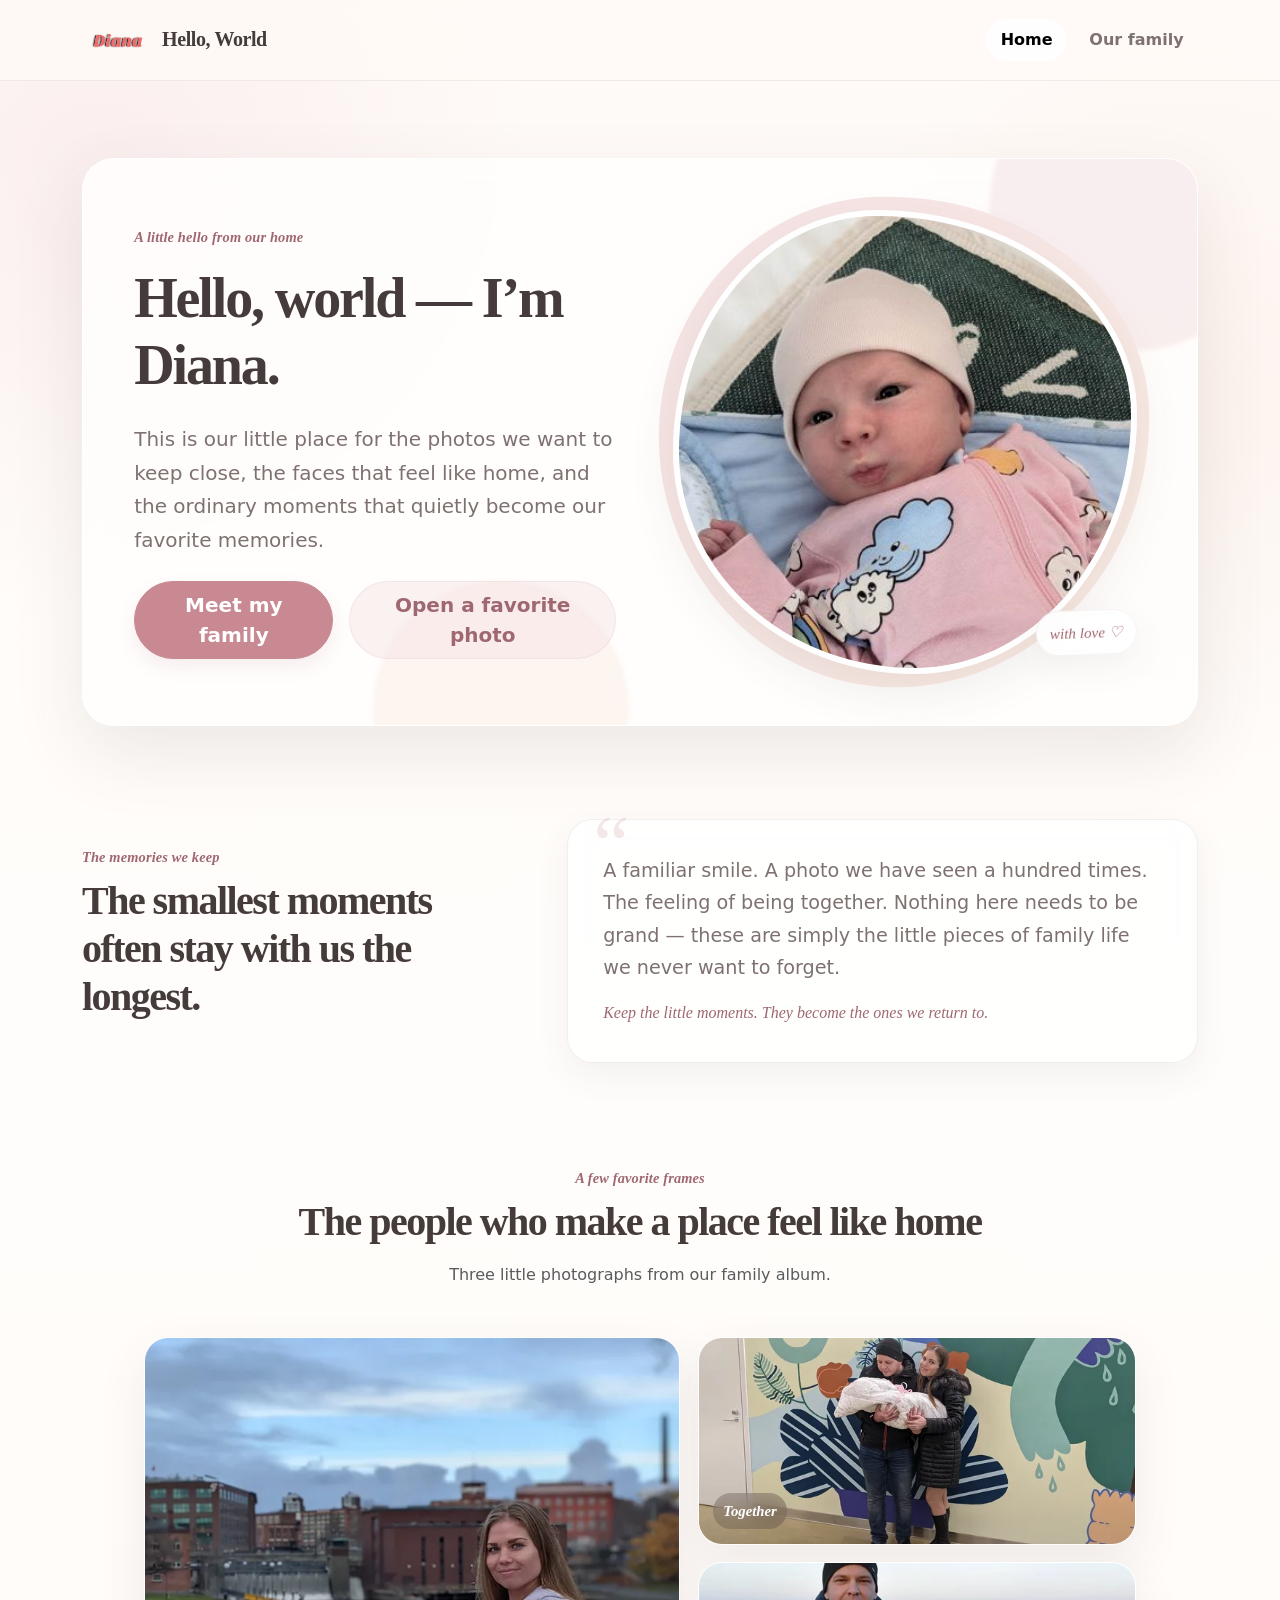
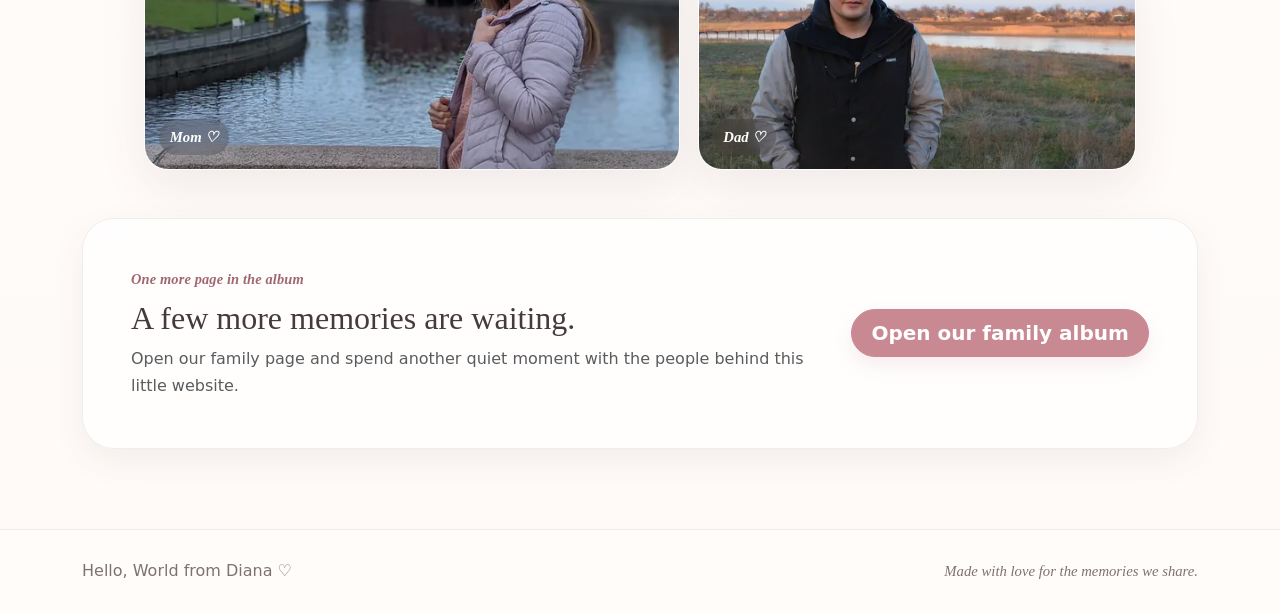
<file: index.html>
<!doctype html>
<html lang="en">
  <head>
    <meta charset="utf-8">
    <meta name="viewport" content="width=device-width, initial-scale=1">
    <meta
      name="description"
      content="Hello, World from Diana — a small, warm family website for favorite photos, familiar faces, and memories worth keeping close."
    >
    <meta name="robots" content="index,follow">
    <meta name="theme-color" content="#fffaf7">
    <meta name="color-scheme" content="light">

    <meta property="og:title" content="Hello, World from Diana">
    <meta
      property="og:description"
      content="A tiny family album on the web — made for favorite photos and memories worth keeping close."
    >
    <meta property="og:type" content="website">
    <meta name="twitter:card" content="summary">
    <meta name="twitter:title" content="Hello, World from Diana">
    <meta
      name="twitter:description"
      content="A tiny family album on the web — made for favorite photos and memories worth keeping close."
    >

    <title>Hello, World from Diana</title>

    <link rel="apple-touch-icon" sizes="180x180" href="apple-touch-icon.png">
    <link rel="icon" type="image/png" sizes="32x32" href="favicon-32x32.png">
    <link rel="icon" type="image/png" sizes="16x16" href="favicon-16x16.png">
    <link rel="manifest" href="site.webmanifest">

    <link
      href="https://cdn.jsdelivr.net/npm/bootstrap@5.3.8/dist/css/bootstrap.min.css"
      rel="stylesheet"
      integrity="sha384-sRIl4kxILFvY47J16cr9ZwB07vP4J8+LH7qKQnuqkuIAvNWLzeN8tE5YBujZqJLB"
      crossorigin="anonymous"
    >
    <link rel="stylesheet" href="styles.css">
  </head>
  <body>
    <a class="skip-link" href="#main-content">Skip to main content</a>

    <header class="site-header">
      <nav class="navbar navbar-expand-md" aria-label="Primary navigation">
        <div class="container">
          <a
            class="navbar-brand d-flex align-items-center gap-2"
            href="index.html"
            aria-label="Hello, World from Diana — home"
          >
            <img class="brand-mark" src="logo.png" alt="" width="72" height="48">
            <span>Hello, World</span>
          </a>

          <button
            class="navbar-toggler"
            type="button"
            data-bs-toggle="collapse"
            data-bs-target="#primaryNav"
            aria-controls="primaryNav"
            aria-expanded="false"
            aria-label="Toggle navigation"
          >
            <span class="navbar-toggler-icon"></span>
          </button>

          <div class="collapse navbar-collapse" id="primaryNav">
            <ul class="navbar-nav ms-auto align-items-md-center gap-md-2">
              <li class="nav-item">
                <a class="nav-link active" aria-current="page" href="index.html">Home</a>
              </li>
              <li class="nav-item">
                <a class="nav-link" href="places.html">Our family</a>
              </li>
            </ul>
          </div>
        </div>
      </nav>
    </header>

    <main id="main-content">
      <section class="hero-section" aria-labelledby="hero-title">
        <div class="container">
          <div class="hero-card">
            <div class="hero-decoration hero-decoration-one" aria-hidden="true"></div>
            <div class="hero-decoration hero-decoration-two" aria-hidden="true"></div>

            <div class="row align-items-center g-5 position-relative">
              <div class="col-lg-6 order-2 order-lg-1">
                <p class="eyebrow mb-3">A little hello from our home</p>
                <h1 id="hero-title" class="display-4 fw-semibold mb-4">
                  Hello, world — I’m Diana.
                </h1>
                <p class="lead hero-copy mb-4">
                  This is our little place for the photos we want to keep close,
                  the faces that feel like home, and the ordinary moments that
                  quietly become our favorite memories.
                </p>
                <div class="d-flex flex-column flex-sm-row gap-3">
                  <a class="btn btn-brand btn-lg" href="places.html">Meet my family</a>
                  <a
                    class="btn btn-soft btn-lg"
                    href="img3-3.jpg"
                    target="_blank"
                    rel="noopener noreferrer"
                    aria-label="Open a favorite family photo in a new tab"
                  >
                    Open a favorite photo
                    <span class="visually-hidden">(opens in a new tab)</span>
                  </a>
                </div>
              </div>

              <div class="col-lg-6 order-1 order-lg-2">
                <div class="hero-photo-wrap mx-auto">
                  <span class="photo-sticker" aria-hidden="true">with love ♡</span>
                  <img
                    class="hero-photo"
                    src="img.jpg"
                    alt="Portrait of Diana"
                    width="720"
                    height="720"
                    fetchpriority="high"
                    decoding="async"
                  >
                </div>
              </div>
            </div>
          </div>
        </div>
      </section>

      <section class="story-section section-space" aria-labelledby="story-title">
        <div class="container">
          <div class="row align-items-center g-5">
            <div class="col-lg-5">
              <p class="eyebrow mb-2">The memories we keep</p>
              <h2 id="story-title" class="display-6 fw-semibold mb-3">
                The smallest moments often stay with us the longest.
              </h2>
            </div>
            <div class="col-lg-7">
              <div class="story-note">
                <p class="story-copy mb-3">
                  A familiar smile. A photo we have seen a hundred times.
                  The feeling of being together. Nothing here needs to be grand —
                  these are simply the little pieces of family life we never want
                  to forget.
                </p>
                <p class="mb-0 story-signature">
                  Keep the little moments. They become the ones we return to.
                </p>
              </div>
            </div>
          </div>
        </div>
      </section>

      <section class="memory-section pb-5" aria-labelledby="memory-title">
        <div class="container">
          <div class="section-heading text-center mx-auto mb-5">
            <p class="eyebrow mb-2">A few favorite frames</p>
            <h2 id="memory-title" class="display-6 fw-semibold mb-3">
              The people who make a place feel like home
            </h2>
            <p class="text-body-secondary mb-0">
              Three little photographs from our family album.
            </p>
          </div>

          <div class="memory-grid">
            <a
              class="memory-card memory-card-tall"
              href="places.html"
              aria-label="Meet Mom in the family gallery"
            >
              <picture>
                <source
                  type="image/webp"
                  srcset="img1-600.webp 600w, img1-1200.webp 1200w"
                  sizes="(max-width: 767px) calc(100vw - 3rem), (max-width: 1199px) 52vw, 540px"
                >
                <img
                  src="img1.jpg"
                  alt="Iryna, Diana's mother"
                  width="1200"
                  height="1195"
                  loading="lazy"
                  decoding="async"
                >
              </picture>
              <span class="memory-caption">Mom ♡</span>
            </a>

            <a
              class="memory-card"
              href="places.html"
              aria-label="See our family together in the family gallery"
            >
              <picture>
                <source
                  type="image/webp"
                  srcset="img3-600.webp 600w, img3-1200.webp 1200w"
                  sizes="(max-width: 767px) calc(100vw - 3rem), (max-width: 1199px) 42vw, 440px"
                >
                <img
                  src="img3.jpg"
                  alt="Diana together with her parents"
                  width="1200"
                  height="900"
                  loading="lazy"
                  decoding="async"
                >
              </picture>
              <span class="memory-caption">Together</span>
            </a>

            <a
              class="memory-card"
              href="places.html"
              aria-label="Meet Dad in the family gallery"
            >
              <picture>
                <source
                  type="image/webp"
                  srcset="img2-600.webp 600w, img2-1200.webp 1200w"
                  sizes="(max-width: 767px) calc(100vw - 3rem), (max-width: 1199px) 42vw, 440px"
                >
                <img
                  src="img2.jpg"
                  alt="Mykola, Diana's father"
                  width="1200"
                  height="1200"
                  loading="lazy"
                  decoding="async"
                >
              </picture>
              <span class="memory-caption">Dad ♡</span>
            </a>
          </div>
        </div>
      </section>

      <section class="pb-5" aria-labelledby="family-preview-title">
        <div class="container">
          <div class="family-preview">
            <div>
              <p class="eyebrow mb-2">One more page in the album</p>
              <h2 id="family-preview-title" class="h2 mb-2">A few more memories are waiting.</h2>
              <p class="mb-0 text-body-secondary">
                Open our family page and spend another quiet moment with the people
                behind this little website.
              </p>
            </div>
            <a class="btn btn-brand btn-lg flex-shrink-0" href="places.html">
              Open our family album
            </a>
          </div>
        </div>
      </section>
    </main>

    <footer class="site-footer">
      <div
        class="container d-flex flex-column flex-sm-row justify-content-between align-items-sm-center gap-2"
      >
        <p class="mb-0">Hello, World from Diana <span aria-hidden="true">♡</span></p>
        <p class="mb-0 footer-meta">Made with love for the memories we share.</p>
      </div>
    </footer>

    <script
      src="https://cdn.jsdelivr.net/npm/bootstrap@5.3.8/dist/js/bootstrap.bundle.min.js"
      integrity="sha384-FKyoEForCGlyvwx9Hj09JcYn3nv7wiPVlz7YYwJrWVcXK/BmnVDxM+D2scQbITxI"
      crossorigin="anonymous"
    ></script>
  </body>
</html>
</file>
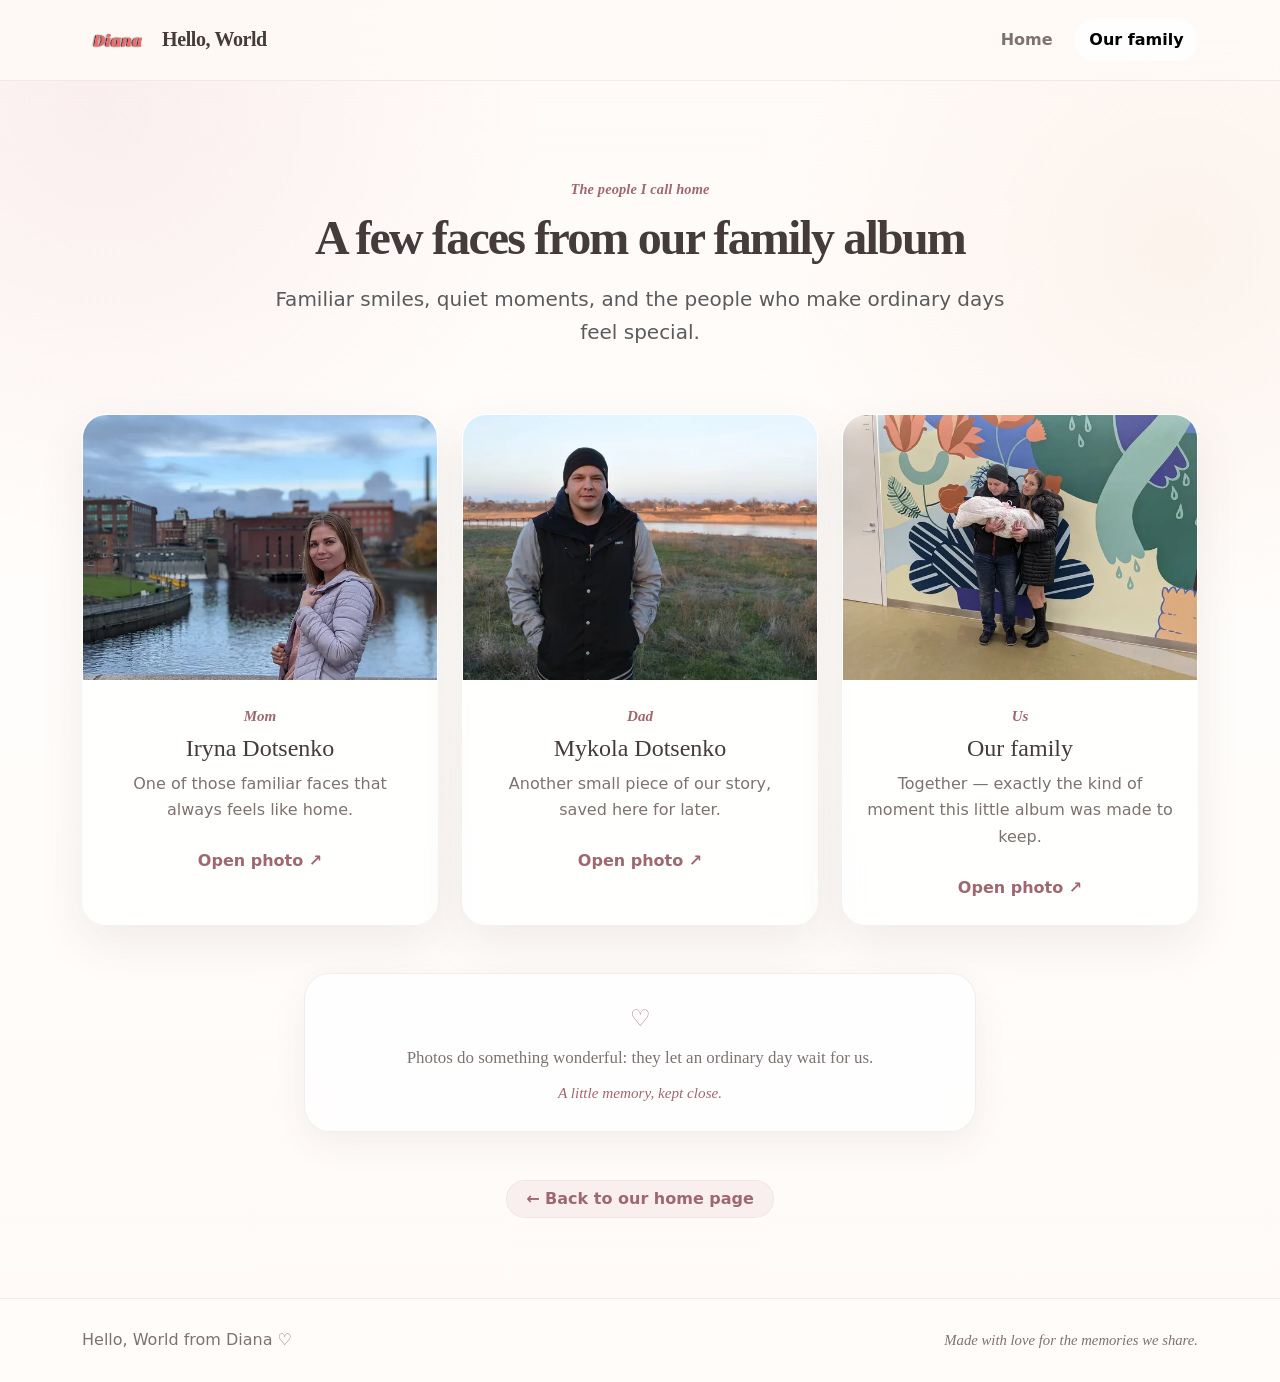
<file: places.html>
<!doctype html>
<html lang="en">
  <head>
    <meta charset="utf-8">
    <meta name="viewport" content="width=device-width, initial-scale=1">
    <meta
      name="description"
      content="Meet Diana's family in a warm little photo album filled with familiar faces and favorite memories."
    >
    <meta name="robots" content="index,follow">
    <meta name="theme-color" content="#fffaf7">
    <meta name="color-scheme" content="light">

    <meta property="og:title" content="Our Family | Hello, World from Diana">
    <meta
      property="og:description"
      content="A few familiar faces from Diana's little family album on the web."
    >
    <meta property="og:type" content="website">
    <meta name="twitter:card" content="summary">
    <meta name="twitter:title" content="Our Family | Hello, World from Diana">
    <meta
      name="twitter:description"
      content="A few familiar faces from Diana's little family album on the web."
    >

    <title>Our Family | Hello, World from Diana</title>

    <link rel="apple-touch-icon" sizes="180x180" href="apple-touch-icon.png">
    <link rel="icon" type="image/png" sizes="32x32" href="favicon-32x32.png">
    <link rel="icon" type="image/png" sizes="16x16" href="favicon-16x16.png">
    <link rel="manifest" href="site.webmanifest">

    <link
      href="https://cdn.jsdelivr.net/npm/bootstrap@5.3.8/dist/css/bootstrap.min.css"
      rel="stylesheet"
      integrity="sha384-sRIl4kxILFvY47J16cr9ZwB07vP4J8+LH7qKQnuqkuIAvNWLzeN8tE5YBujZqJLB"
      crossorigin="anonymous"
    >
    <link rel="stylesheet" href="styles.css">
  </head>
  <body>
    <a class="skip-link" href="#main-content">Skip to main content</a>

    <header class="site-header">
      <nav class="navbar navbar-expand-md" aria-label="Primary navigation">
        <div class="container">
          <a
            class="navbar-brand d-flex align-items-center gap-2"
            href="index.html"
            aria-label="Hello, World from Diana — home"
          >
            <img class="brand-mark" src="logo.png" alt="" width="72" height="48">
            <span>Hello, World</span>
          </a>

          <button
            class="navbar-toggler"
            type="button"
            data-bs-toggle="collapse"
            data-bs-target="#primaryNav"
            aria-controls="primaryNav"
            aria-expanded="false"
            aria-label="Toggle navigation"
          >
            <span class="navbar-toggler-icon"></span>
          </button>

          <div class="collapse navbar-collapse" id="primaryNav">
            <ul class="navbar-nav ms-auto align-items-md-center gap-md-2">
              <li class="nav-item">
                <a class="nav-link" href="index.html">Home</a>
              </li>
              <li class="nav-item">
                <a class="nav-link active" aria-current="page" href="places.html">
                  Our family
                </a>
              </li>
            </ul>
          </div>
        </div>
      </nav>
    </header>

    <main id="main-content">
      <section class="page-intro">
        <div class="container">
          <div class="section-heading text-center mx-auto">
            <p class="eyebrow mb-2">The people I call home</p>
            <h1 class="display-5 fw-semibold mb-3">A few faces from our family album</h1>
            <p class="lead text-body-secondary mb-0">
              Familiar smiles, quiet moments, and the people who make ordinary days
              feel special.
            </p>
          </div>
        </div>
      </section>

      <section class="pb-5" aria-label="Family photos">
        <div class="container">
          <div class="row g-4 family-album-row">
            <div class="col-md-6 col-xl-4">
              <article class="family-card family-card-left h-100">
                <a
                  class="family-image-link"
                  href="img1-1.jpg"
                  target="_blank"
                  rel="noopener noreferrer"
                  aria-label="Open a larger photo of Iryna in a new tab"
                >
                  <picture>
                    <source
                      type="image/webp"
                      srcset="img1-600.webp 600w, img1-1200.webp 1200w"
                      sizes="(max-width: 767px) calc(100vw - 3rem), (max-width: 1199px) calc(50vw - 2.5rem), 410px"
                    >
                    <img
                      class="family-image"
                      src="img1.jpg"
                      alt="Iryna, Diana's mother"
                      width="1200"
                      height="1195"
                      loading="lazy"
                      decoding="async"
                    >
                  </picture>
                </a>
                <div class="family-card-body">
                  <p class="family-role mb-1">Mom</p>
                  <h2 class="h4 mb-2">Iryna Dotsenko</h2>
                  <p class="family-memory mb-4">
                    One of those familiar faces that always feels like home.
                  </p>
                  <a
                    class="card-link"
                    href="img1-1.jpg"
                    target="_blank"
                    rel="noopener noreferrer"
                    aria-label="View a larger photo of Iryna in a new tab"
                  >
                    Open photo <span aria-hidden="true">↗</span>
                    <span class="visually-hidden">(opens in a new tab)</span>
                  </a>
                </div>
              </article>
            </div>

            <div class="col-md-6 col-xl-4">
              <article class="family-card family-card-center h-100">
                <a
                  class="family-image-link"
                  href="img2-2.jpg"
                  target="_blank"
                  rel="noopener noreferrer"
                  aria-label="Open a larger photo of Mykola in a new tab"
                >
                  <picture>
                    <source
                      type="image/webp"
                      srcset="img2-600.webp 600w, img2-1200.webp 1200w"
                      sizes="(max-width: 767px) calc(100vw - 3rem), (max-width: 1199px) calc(50vw - 2.5rem), 410px"
                    >
                    <img
                      class="family-image"
                      src="img2.jpg"
                      alt="Mykola, Diana's father"
                      width="1200"
                      height="1200"
                      loading="lazy"
                      decoding="async"
                    >
                  </picture>
                </a>
                <div class="family-card-body">
                  <p class="family-role mb-1">Dad</p>
                  <h2 class="h4 mb-2">Mykola Dotsenko</h2>
                  <p class="family-memory mb-4">
                    Another small piece of our story, saved here for later.
                  </p>
                  <a
                    class="card-link"
                    href="img2-2.jpg"
                    target="_blank"
                    rel="noopener noreferrer"
                    aria-label="View a larger photo of Mykola in a new tab"
                  >
                    Open photo <span aria-hidden="true">↗</span>
                    <span class="visually-hidden">(opens in a new tab)</span>
                  </a>
                </div>
              </article>
            </div>

            <div class="col-md-12 col-xl-4">
              <article class="family-card family-card-right h-100">
                <a
                  class="family-image-link"
                  href="img3-3.jpg"
                  target="_blank"
                  rel="noopener noreferrer"
                  aria-label="Open a larger family photo in a new tab"
                >
                  <picture>
                    <source
                      type="image/webp"
                      srcset="img3-600.webp 600w, img3-1200.webp 1200w"
                      sizes="(max-width: 767px) calc(100vw - 3rem), (max-width: 1199px) calc(50vw - 2.5rem), 410px"
                    >
                    <img
                      class="family-image"
                      src="img3.jpg"
                      alt="Diana together with her parents"
                      width="1200"
                      height="900"
                      loading="lazy"
                      decoding="async"
                    >
                  </picture>
                </a>
                <div class="family-card-body">
                  <p class="family-role mb-1">Us</p>
                  <h2 class="h4 mb-2">Our family</h2>
                  <p class="family-memory mb-4">
                    Together — exactly the kind of moment this little album was made to keep.
                  </p>
                  <a
                    class="card-link"
                    href="img3-3.jpg"
                    target="_blank"
                    rel="noopener noreferrer"
                    aria-label="View a larger family photo in a new tab"
                  >
                    Open photo <span aria-hidden="true">↗</span>
                    <span class="visually-hidden">(opens in a new tab)</span>
                  </a>
                </div>
              </article>
            </div>
          </div>

          <div class="album-note mx-auto mt-5">
            <span class="album-note-heart" aria-hidden="true">♡</span>
            <p class="mb-2">
              Photos do something wonderful: they let an ordinary day wait for us.
            </p>
            <p class="mb-0 album-note-signature">A little memory, kept close.</p>
          </div>

          <div class="text-center mt-5">
            <a class="btn btn-soft" href="index.html">← Back to our home page</a>
          </div>
        </div>
      </section>
    </main>

    <footer class="site-footer">
      <div
        class="container d-flex flex-column flex-sm-row justify-content-between align-items-sm-center gap-2"
      >
        <p class="mb-0">Hello, World from Diana <span aria-hidden="true">♡</span></p>
        <p class="mb-0 footer-meta">Made with love for the memories we share.</p>
      </div>
    </footer>

    <script
      src="https://cdn.jsdelivr.net/npm/bootstrap@5.3.8/dist/js/bootstrap.bundle.min.js"
      integrity="sha384-FKyoEForCGlyvwx9Hj09JcYn3nv7wiPVlz7YYwJrWVcXK/BmnVDxM+D2scQbITxI"
      crossorigin="anonymous"
    ></script>
  </body>
</html>
</file>
<file: styles.css>
:root {
  --page-bg: #fffaf7;
  --surface: #fffefe;
  --surface-soft: #fff8f5;
  --ink: #443b3a;
  --muted: #7e7270;
  --brand: #c88992;
  --brand-dark: #9f6870;
  --brand-soft: #f5e3e5;
  --peach-soft: #faece3;
  --cream-soft: #fbf4eb;
  --line: rgba(68, 59, 58, 0.08);
  --shadow-sm: 0 12px 34px rgba(90, 69, 66, 0.07);
  --shadow-md: 0 18px 48px rgba(90, 69, 66, 0.09);
  --shadow-lg: 0 28px 72px rgba(90, 69, 66, 0.11);
  --radius-lg: 2rem;
  --radius-md: 1.4rem;
}
html {
  scroll-behavior: smooth;
}
body {
  min-height: 100vh;
  margin: 0;
  color: var(--ink);
  background:
    radial-gradient(
      circle at 8% 8%,
      rgba(245, 227, 229, 0.5),
      transparent 27rem
    ),
    radial-gradient(
      circle at 92% 18%,
      rgba(250, 236, 227, 0.55),
      transparent 24rem
    ),
    linear-gradient(180deg, #fffaf7 0%, #fffdfb 48%, #fffaf7 100%);
  font-family:
    Inter,
    ui-sans-serif,
    system-ui,
    -apple-system,
    BlinkMacSystemFont,
    "Segoe UI",
    sans-serif;
  line-height: 1.68;
}
h1,
h2,
.display-4,
.display-5,
.display-6 {
  font-family: Georgia, "Times New Roman", serif;
  font-weight: 600;
}
a {
  text-underline-offset: 0.2em;
}
img {
  max-width: 100%;
}
.skip-link {
  position: fixed;
  top: 0.75rem;
  left: 0.75rem;
  z-index: 2000;
  transform: translateY(-180%);
  border-radius: 0.75rem;
  padding: 0.65rem 0.9rem;
  color: #fff;
  background: var(--ink);
  text-decoration: none;
}
.skip-link:focus {
  transform: translateY(0);
}
:focus-visible {
  outline: 3px solid rgba(200, 137, 146, 0.42);
  outline-offset: 3px;
}
.site-header {
  position: relative;
  z-index: 20;
  border-bottom: 1px solid var(--line);
  background: rgba(255, 250, 247, 0.9);
  backdrop-filter: blur(16px);
}
.navbar {
  min-height: 5rem;
}
.navbar-brand {
  color: var(--ink);
  font-family: Georgia, "Times New Roman", serif;
  font-weight: 700;
  letter-spacing: -0.02em;
}
.navbar-brand:hover,
.navbar-brand:focus {
  color: var(--brand-dark);
}
.brand-mark {
  width: 4.5rem;
  height: 3rem;
  object-fit: contain;
}
.nav-link {
  border-radius: 999px;
  padding: 0.5rem 0.9rem !important;
  color: var(--muted);
  font-weight: 650;
}
.nav-link:hover,
.nav-link:focus,
.nav-link.active {
  color: var(--brand-dark);
  background: rgba(255, 255, 255, 0.82);
}
.hero-section {
  padding: clamp(2rem, 6vw, 5rem) 0;
}
.hero-card {
  position: relative;
  overflow: hidden;
  isolation: isolate;
  border: 1px solid rgba(255, 255, 255, 0.9);
  border-radius: var(--radius-lg);
  padding: clamp(1.6rem, 4vw, 4.3rem);
  background: rgba(255, 254, 253, 0.86);
  box-shadow: var(--shadow-lg);
  backdrop-filter: blur(16px);
}
.hero-decoration {
  position: absolute;
  z-index: -1;
  border-radius: 50%;
  pointer-events: none;
  filter: blur(2px);
}
.hero-decoration-one {
  top: -6rem;
  right: -5rem;
  width: 18rem;
  height: 18rem;
  background: rgba(245, 227, 229, 0.58);
}
.hero-decoration-two {
  bottom: -7rem;
  left: 26%;
  width: 16rem;
  height: 16rem;
  background: rgba(250, 236, 227, 0.5);
}
.hero-card h1,
.page-intro h1,
.section-heading h2,
.story-section h2 {
  letter-spacing: -0.038em;
}
.hero-copy {
  max-width: 40rem;
  color: var(--muted);
}
.eyebrow {
  color: var(--brand-dark);
  font-family: Georgia, "Times New Roman", serif;
  font-size: 0.9rem;
  font-style: italic;
  font-weight: 600;
  letter-spacing: 0.01em;
}
.hero-photo-wrap {
  position: relative;
  width: min(100%, 29rem);
  aspect-ratio: 1;
}
.hero-photo-wrap::before {
  position: absolute;
  inset: -0.85rem;
  z-index: -1;
  border-radius: 46% 54% 52% 48% / 49% 45% 55% 51%;
  background: linear-gradient(135deg, var(--brand-soft), var(--peach-soft));
  content: "";
  transform: rotate(-2deg);
}
.hero-photo-wrap::after {
  display: none;
}
.hero-photo {
  width: 100%;
  height: 100%;
  border: 0.38rem solid rgba(255, 255, 255, 0.95);
  border-radius: 44% 56% 48% 52% / 52% 44% 56% 48%;
  object-fit: cover;
  box-shadow: var(--shadow-md);
}
.photo-sticker {
  position: absolute;
  right: 0;
  bottom: 1.2rem;
  z-index: 2;
  transform: rotate(-2deg);
  border: 1px solid rgba(159, 104, 112, 0.08);
  border-radius: 999px;
  padding: 0.55rem 0.8rem;
  color: var(--brand-dark);
  background: rgba(255, 255, 255, 0.9);
  box-shadow: var(--shadow-sm);
  font-family: Georgia, "Times New Roman", serif;
  font-size: 0.95rem;
  font-style: italic;
  backdrop-filter: blur(10px);
}
.btn {
  border-radius: 999px;
  padding-inline: 1.2rem;
  font-weight: 700;
}
.btn-brand {
  border-color: var(--brand);
  color: #fff;
  background: var(--brand);
  box-shadow: 0 8px 18px rgba(200, 137, 146, 0.15);
}
.btn-brand:hover,
.btn-brand:focus-visible {
  border-color: var(--brand-dark);
  color: #fff;
  background: var(--brand-dark);
}
.btn-soft {
  border-color: rgba(159, 104, 112, 0.08);
  color: var(--brand-dark);
  background: rgba(245, 227, 229, 0.5);
}
.btn-soft:hover,
.btn-soft:focus-visible {
  border-color: rgba(159, 104, 112, 0.14);
  color: var(--brand-dark);
  background: rgba(245, 227, 229, 0.78);
}
.section-space {
  padding: 1rem 0 clamp(4rem, 8vw, 7rem);
}
.section-heading {
  max-width: 48rem;
}
.story-note {
  position: relative;
  border: 1px solid var(--line);
  border-radius: 1.6rem;
  padding: clamp(1.5rem, 3vw, 2.2rem);
  background: rgba(255, 255, 255, 0.72);
  box-shadow: var(--shadow-sm);
  backdrop-filter: blur(10px);
}
.story-note::before {
  position: absolute;
  top: -1rem;
  left: 1.6rem;
  color: rgba(200, 137, 146, 0.2);
  content: "“";
  font-family: Georgia, "Times New Roman", serif;
  font-size: 5rem;
  line-height: 1;
}
.story-copy {
  position: relative;
  max-width: 44rem;
  color: var(--muted);
  font-size: clamp(1.05rem, 2vw, 1.2rem);
}
.story-signature {
  color: var(--brand-dark);
  font-family: Georgia, "Times New Roman", serif;
  font-style: italic;
}
.memory-grid {
  display: grid;
  grid-template-columns: 1.1fr 0.9fr;
  grid-template-rows: repeat(2, minmax(13rem, 1fr));
  gap: 1.1rem;
  max-width: 62rem;
  margin-inline: auto;
}
.memory-card {
  position: relative;
  display: block;
  overflow: hidden;
  min-height: 13rem;
  border: 1px solid rgba(255, 255, 255, 0.92);
  border-radius: 1.5rem;
  background: var(--surface);
  box-shadow: var(--shadow-md);
}
.memory-card:nth-child(1),
.memory-card:nth-child(2),
.memory-card:nth-child(3) {
  transform: none;
}
.memory-card-tall {
  grid-row: 1 / 3;
}
.memory-card picture {
  position: absolute;
  inset: 0;
  display: block;
}

.memory-card img {
  width: 100%;
  height: 100%;
  object-fit: cover;
  transition: transform 220ms ease;
}
.memory-card::after {
  position: absolute;
  inset: 0;
  background: linear-gradient(to top, rgba(54, 42, 42, 0.18), transparent 50%);
  content: "";
}
.memory-caption {
  position: absolute;
  bottom: 0.9rem;
  left: 0.9rem;
  z-index: 2;
  border-radius: 999px;
  padding: 0.35rem 0.65rem;
  color: #fff;
  background: rgba(68, 59, 58, 0.28);
  backdrop-filter: blur(10px);
  font-family: Georgia, "Times New Roman", serif;
  font-size: 0.92rem;
  font-style: italic;
  font-weight: 600;
}
.family-preview {
  display: flex;
  align-items: center;
  justify-content: space-between;
  gap: 2rem;
  border: 1px solid var(--line);
  border-radius: var(--radius-lg);
  padding: clamp(1.6rem, 4vw, 3rem);
  background: rgba(255, 255, 255, 0.72);
  box-shadow: var(--shadow-sm);
  backdrop-filter: blur(10px);
}
.page-intro {
  padding: clamp(3rem, 8vw, 6rem) 0 clamp(2rem, 5vw, 4rem);
}
.family-album-row {
  align-items: stretch;
}
.family-card {
  position: relative;
  overflow: hidden;
  border: 1px solid rgba(255, 255, 255, 0.94);
  border-radius: 1.5rem;
  background: rgba(255, 255, 255, 0.8);
  box-shadow: var(--shadow-md);
  backdrop-filter: blur(10px);
}
.family-card::before {
  display: none;
}
.family-card-left,
.family-card-center,
.family-card-right {
  transform: none;
}
.family-image-link {
  display: block;
  overflow: hidden;
  aspect-ratio: 4 / 3;
  background: var(--cream-soft);
}

.family-image-link picture {
  display: block;
  width: 100%;
  height: 100%;
}

.family-image {
  width: 100%;
  height: 100%;
  object-fit: cover;
  transition: transform 220ms ease;
}
.family-card-body {
  padding: 1.5rem 1.4rem 1.35rem;
  text-align: center;
}
.family-role {
  margin-bottom: 0.2rem;
  color: var(--brand-dark);
  font-family: Georgia, "Times New Roman", serif;
  font-size: 0.94rem;
  font-style: italic;
  font-weight: 600;
}
.family-memory {
  color: var(--muted);
}
.card-link {
  color: var(--brand-dark);
  font-weight: 700;
  text-decoration: none;
}
.card-link:hover,
.card-link:focus {
  color: var(--ink);
  text-decoration: underline;
}
.album-note {
  position: relative;
  max-width: 42rem;
  border: 1px solid var(--line);
  border-radius: 1.6rem;
  padding: 1.6rem 2rem;
  color: var(--muted);
  background: rgba(255, 255, 255, 0.72);
  box-shadow: var(--shadow-sm);
  font-family: Georgia, "Times New Roman", serif;
  font-size: 1.06rem;
  text-align: center;
  backdrop-filter: blur(10px);
}
.album-note-heart {
  display: inline-block;
  margin-bottom: 0.35rem;
  color: var(--brand);
  font-size: 1.45rem;
}
.album-note-signature {
  color: var(--brand-dark);
  font-size: 0.95rem;
  font-style: italic;
}
.site-footer {
  margin-top: 2rem;
  border-top: 1px solid var(--line);
  padding: 1.75rem 0;
  color: var(--muted);
  background: rgba(255, 255, 255, 0.38);
}
.footer-meta {
  font-family: Georgia, "Times New Roman", serif;
  font-size: 0.92rem;
  font-style: italic;
}
@media (hover: hover) {
  .family-card,
  .memory-card {
    transition:
      transform 180ms ease,
      box-shadow 180ms ease;
  }
  .family-card:hover,
  .memory-card:hover {
    transform: translateY(-4px);
    box-shadow: var(--shadow-lg);
  }
  .family-image-link:hover .family-image,
  .memory-card:hover img {
    transform: scale(1.02);
  }
}
@media (max-width: 767.98px) {
  .navbar-collapse {
    padding-top: 0.75rem;
    padding-bottom: 0.5rem;
  }
  .hero-card {
    text-align: center;
  }
  .hero-copy {
    margin-inline: auto;
  }
  .photo-sticker {
    right: 0.2rem;
  }
  .story-note {
    margin-top: 0.5rem;
  }
  .memory-grid {
    grid-template-columns: 1fr;
    grid-template-rows: none;
    gap: 1rem;
  }
  .memory-card,
  .memory-card-tall {
    grid-row: auto;
    min-height: 16rem;
    aspect-ratio: 4 / 3;
  }
  .family-preview {
    align-items: stretch;
    flex-direction: column;
  }
}
@media (prefers-reduced-motion: reduce) {
  html {
    scroll-behavior: auto;
  }
  *,
  *::before,
  *::after {
    scroll-behavior: auto !important;
    transition-duration: 0.01ms !important;
    animation-duration: 0.01ms !important;
    animation-iteration-count: 1 !important;
  }
}
</file>
